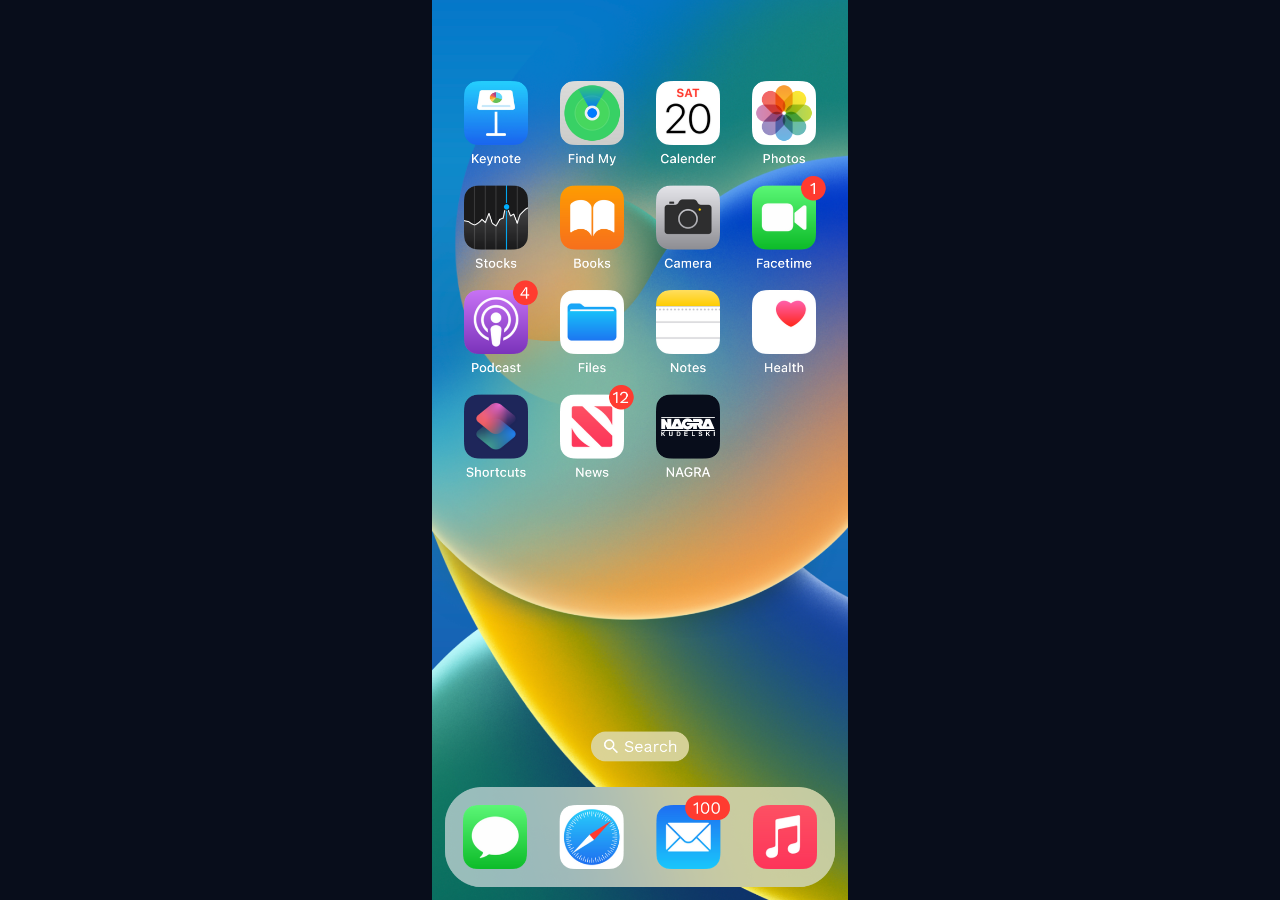
<file: index.html>
<!DOCTYPE html>
<html lang="en">
<head>
    <meta charset="UTF-8">
    <meta name="viewport" content="width=device-width, initial-scale=1.0">
    <title>Nagra KUDELSKI</title>
    <link rel="stylesheet" href="font/work-sans/style.css">
    <link rel="stylesheet" href="css/style.css">
    <link rel="manifest" href="/pwa-subdirectory/manifest.webmanifest">
</head>
<body>
    <div class="main">
        <div class="pageContainer">
            <div class="mainContent noScroll">
                <a class="imgLink" href="splash-screen.html">
                    <img class="img-auto" src="images/Start.png" alt="star">
                </a>
            </div>
        </div>
    </div>

    <script src="app.js"></script>
</body>
</html>
</file>
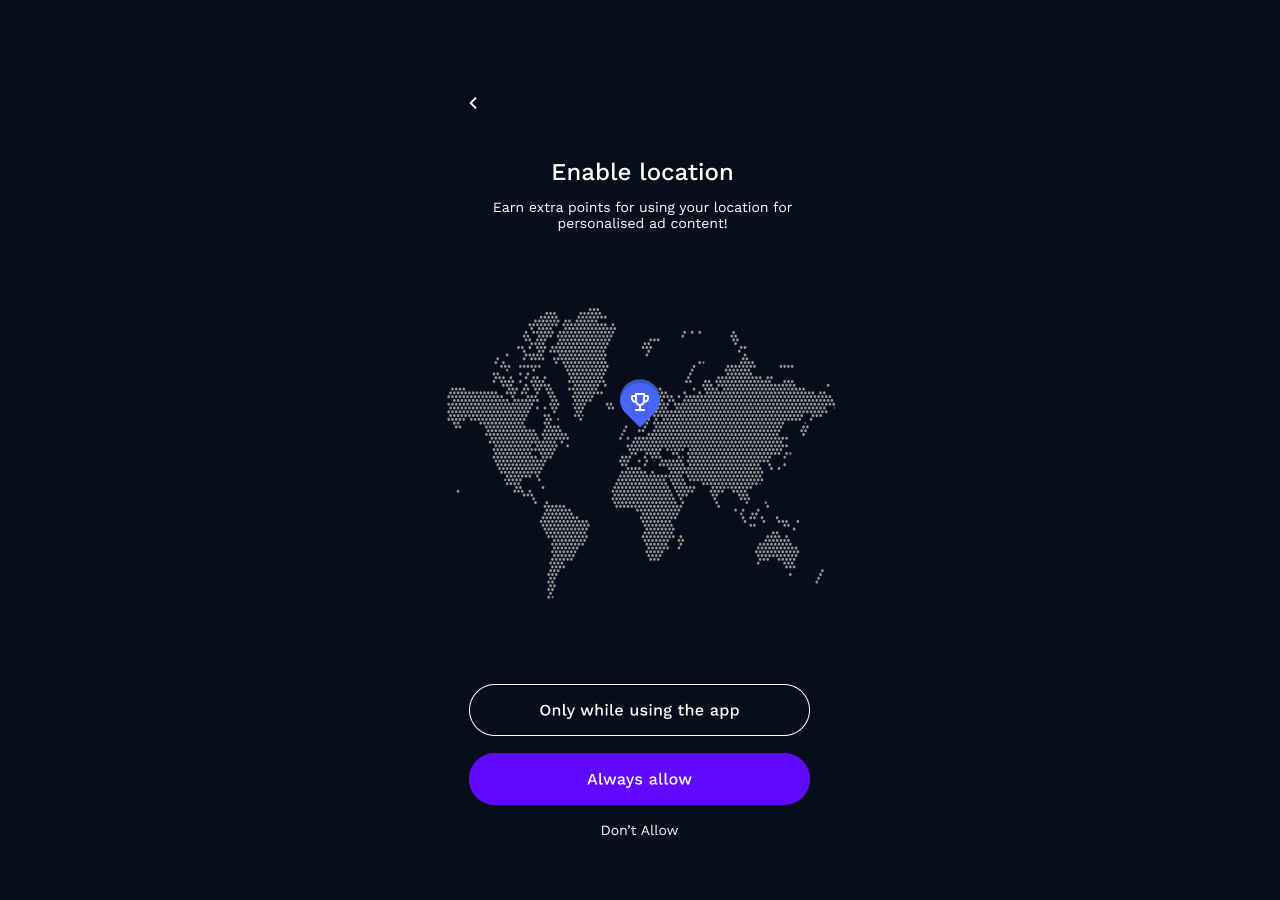
<file: signup-location.html>
<!DOCTYPE html>
<html lang="en">

<head>
    <meta charset="UTF-8">
    <meta name="viewport" content="width=device-width, initial-scale=1.0">
    <title>Nagra KUDELSKI</title>
    <link rel="stylesheet" href="font/work-sans/style.css">
    <link rel="stylesheet" href="css/style.css">
    <style>
        .backBtnTemp {
            position: absolute;
            top: 5%;
            height: 24px;
            width: 24px;
            max-width: 340px;
            left: 4%;
            display: flex;
        }
    </style>
</head>

<body>
    <div class="main">
        <div class="pageContainer">
            <div class="mainContent noScroll">
                <div class="h-100 postion-relative">
                    <a class="imgLink" href="signup-rewards.html">
                        <img class="img-auto" src="images/signup-location.png" alt="star">
                    </a>
                    <a class="backBtnTemp" href="signup-plan2.html">
                        &nbsp;
                    </a>
                </div>
            </div>
        </div>
    </div>
</body>

</html>
</file>
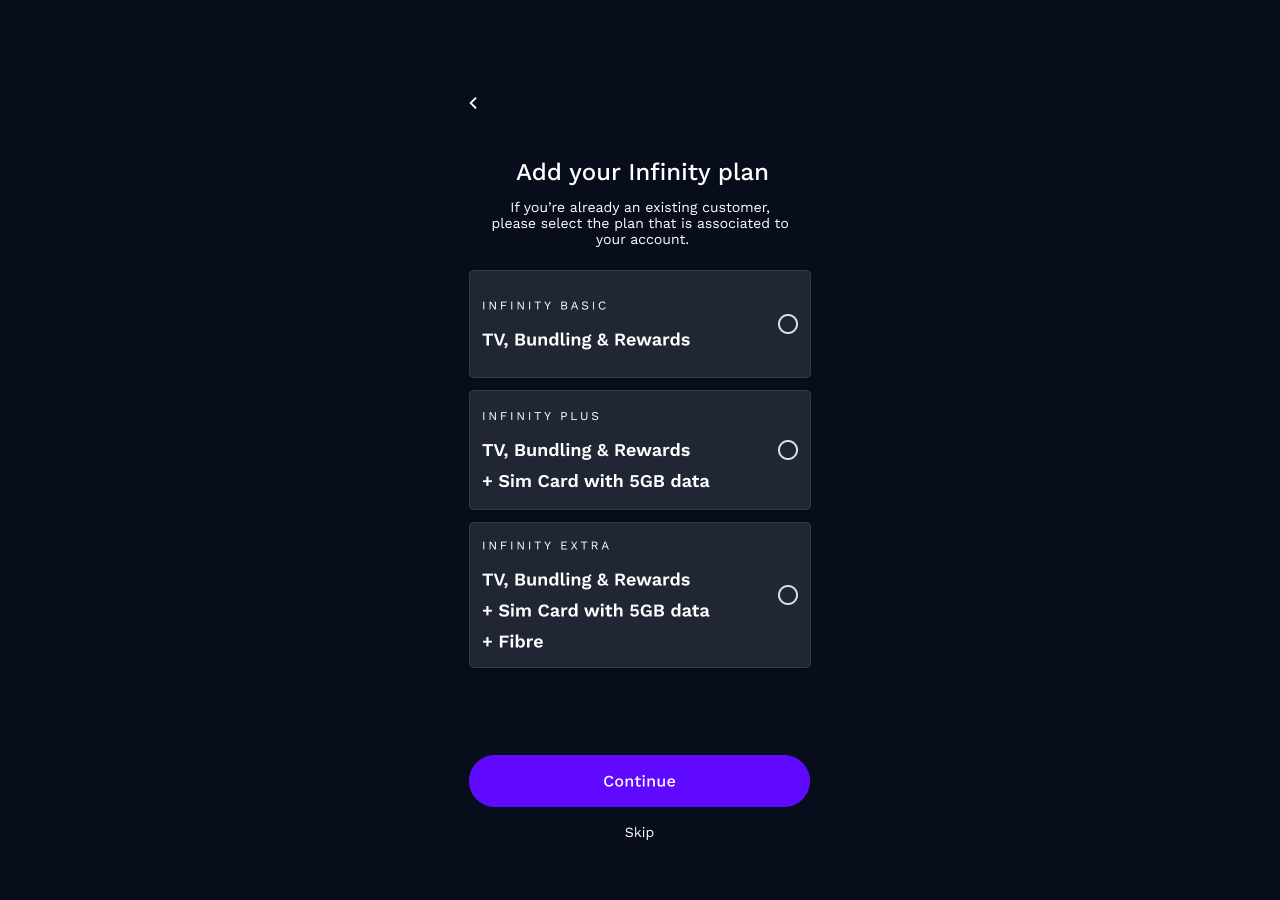
<file: signup-plan1.html>
<!DOCTYPE html>
<html lang="en">

<head>
    <meta charset="UTF-8">
    <meta name="viewport" content="width=device-width, initial-scale=1.0">
    <title>Nagra KUDELSKI</title>
    <link rel="stylesheet" href="font/work-sans/style.css">
    <link rel="stylesheet" href="css/style.css">
    <style>
        .backBtnTemp {
            position: absolute;
            top: 5%;
            height: 24px;
            width: 24px;
            max-width: 340px;
            left: 4%;
            display: flex;
        }
    </style>
</head>

<body>
    <div class="main">
        <div class="pageContainer">
            <div class="mainContent noScroll">
                <div class="h-100 postion-relative">
                    <a class="imgLink" href="signup-plan2.html">
                        <img class="img-auto" src="images/signup-plan1.png" alt="star">
                    </a>
                    <a class="backBtnTemp" href="signup-verify4.html">
                        &nbsp;
                    </a>
                </div>
            </div>
        </div>
    </div>
</body>

</html>
</file>
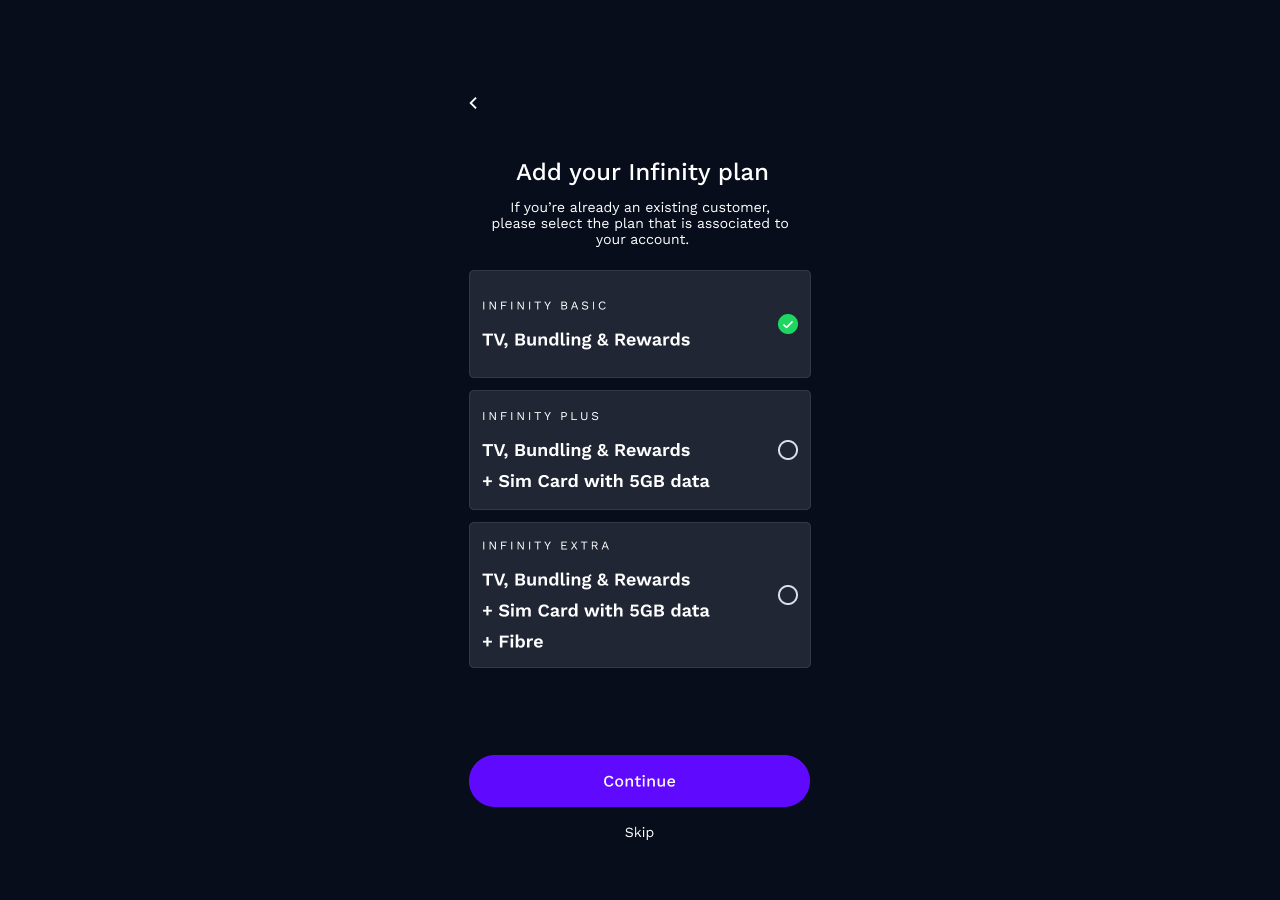
<file: signup-plan2.html>
<!DOCTYPE html>
<html lang="en">

<head>
    <meta charset="UTF-8">
    <meta name="viewport" content="width=device-width, initial-scale=1.0">
    <title>Nagra KUDELSKI</title>
    <link rel="stylesheet" href="font/work-sans/style.css">
    <link rel="stylesheet" href="css/style.css">
    <style>
        .backBtnTemp {
            position: absolute;
            top: 5%;
            height: 24px;
            width: 24px;
            max-width: 340px;
            left: 4%;
            display: flex;
        }
    </style>
</head>

<body>
    <div class="main">
        <div class="pageContainer">
            <div class="mainContent noScroll">
                <div class="h-100 postion-relative">
                    <a class="imgLink" href="signup-location.html">
                        <img class="img-auto" src="images/signup-plan2.png" alt="star">
                    </a>
                    <a class="backBtnTemp" href="signup-verify4.html">
                        &nbsp;
                    </a>
                </div>
            </div>
        </div>
    </div>
</body>

</html>
</file>
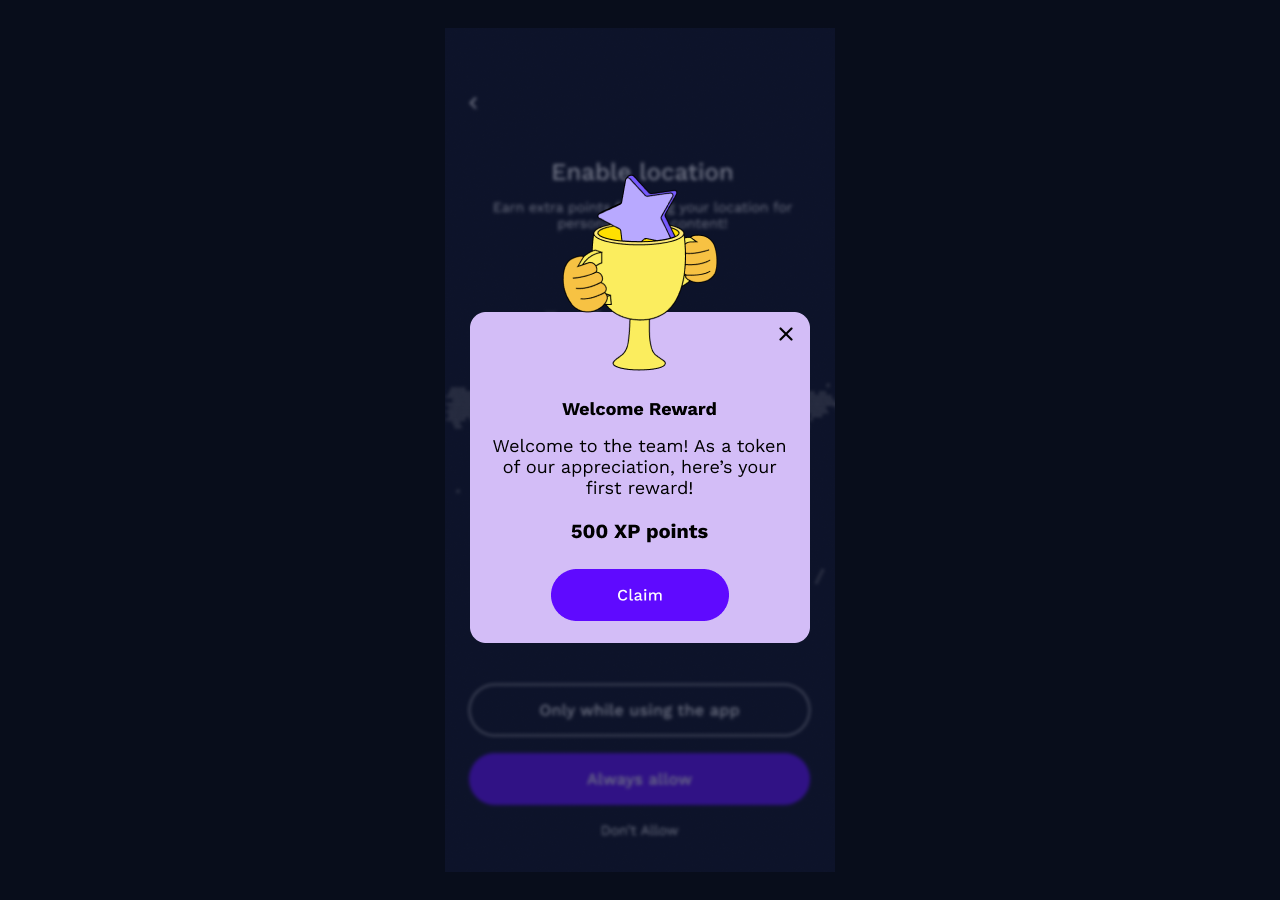
<file: signup-rewards.html>
<!DOCTYPE html>
<html lang="en">

<head>
    <meta charset="UTF-8">
    <meta name="viewport" content="width=device-width, initial-scale=1.0">
    <title>Nagra KUDELSKI</title>
    <link rel="stylesheet" href="font/work-sans/style.css">
    <link rel="stylesheet" href="css/style.css">
    <style>
        .backBtnTemp {
            position: absolute;
            top: 5%;
            height: 24px;
            width: 24px;
            max-width: 340px;
            left: 4%;
            display: flex;
        }
    </style>
</head>

<body>
    <div class="main">
        <div class="pageContainer">
            <div class="mainContent noScroll">
                <div class="h-100 postion-relative">
                    <a class="imgLink" href="#">
                        <img class="img-auto" src="images/signup-rewards.png" alt="star">
                    </a>
                    <!-- <a class="backBtnTemp" href="signup-plan1.html">
                        &nbsp;
                    </a> -->
                </div>
            </div>
        </div>
    </div>
</body>

</html>
</file>
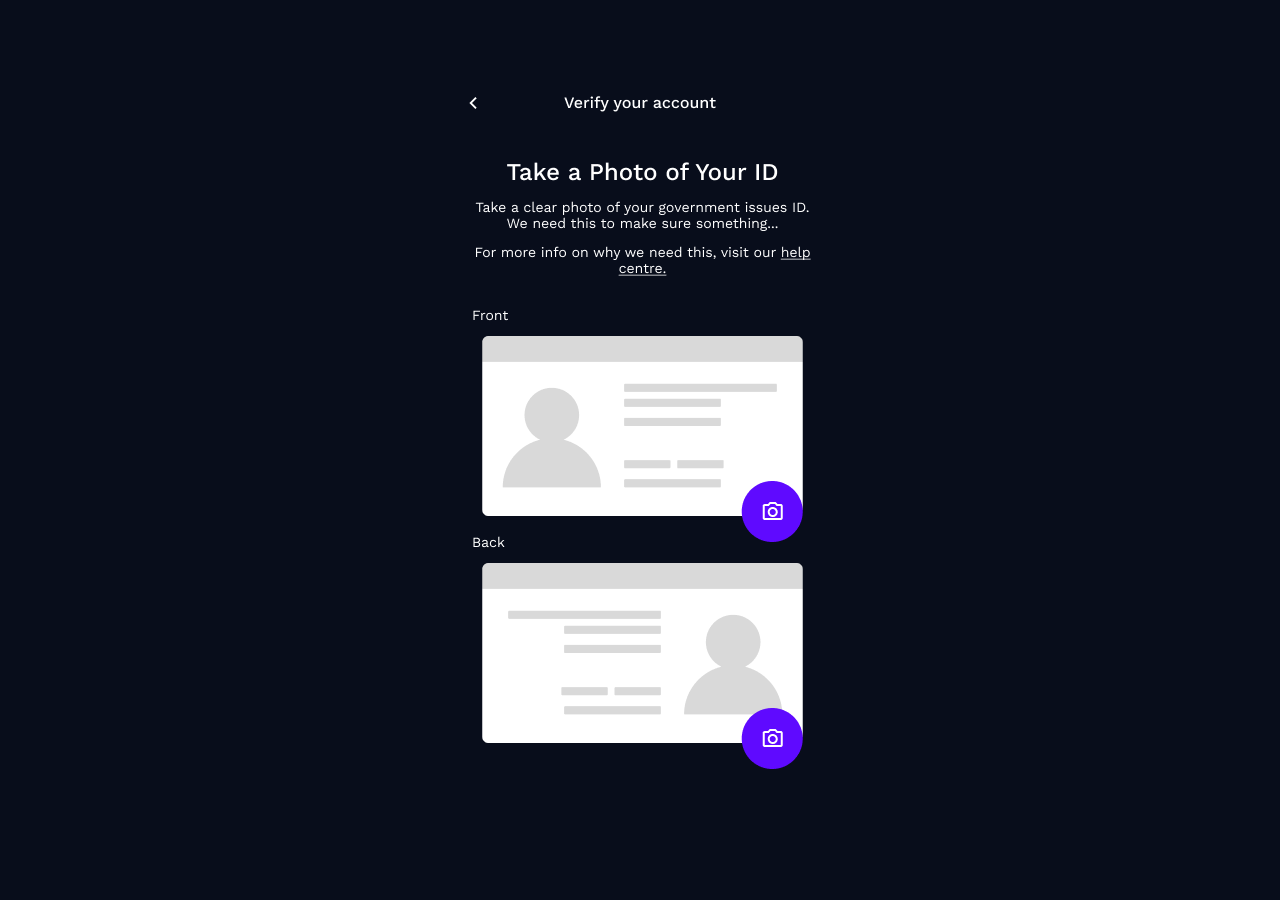
<file: signup-verify1.html>
<!DOCTYPE html>
<html lang="en">

<head>
    <meta charset="UTF-8">
    <meta name="viewport" content="width=device-width, initial-scale=1.0">
    <title>Nagra KUDELSKI</title>
    <link rel="stylesheet" href="font/work-sans/style.css">
    <link rel="stylesheet" href="css/style.css">
    <style>
        .backBtnTemp {
            position: absolute;
            top: 5%;
            height: 24px;
            width: 24px;
            max-width: 340px;
            left: 4%;
            display: flex;
        }
    </style>
</head>

<body>
    <div class="main">
        <div class="pageContainer">
            <div class="mainContent noScroll">
                <div class="h-100 postion-relative">
                    <a class="imgLink" href="signup-verify2.html">
                        <img class="img-auto" src="images/signup-verify1.png" alt="star">
                    </a>
                    <a class="backBtnTemp" href="signup3.html">
                        &nbsp;
                    </a>
                </div>
            </div>
        </div>
    </div>
</body>

</html>
</file>
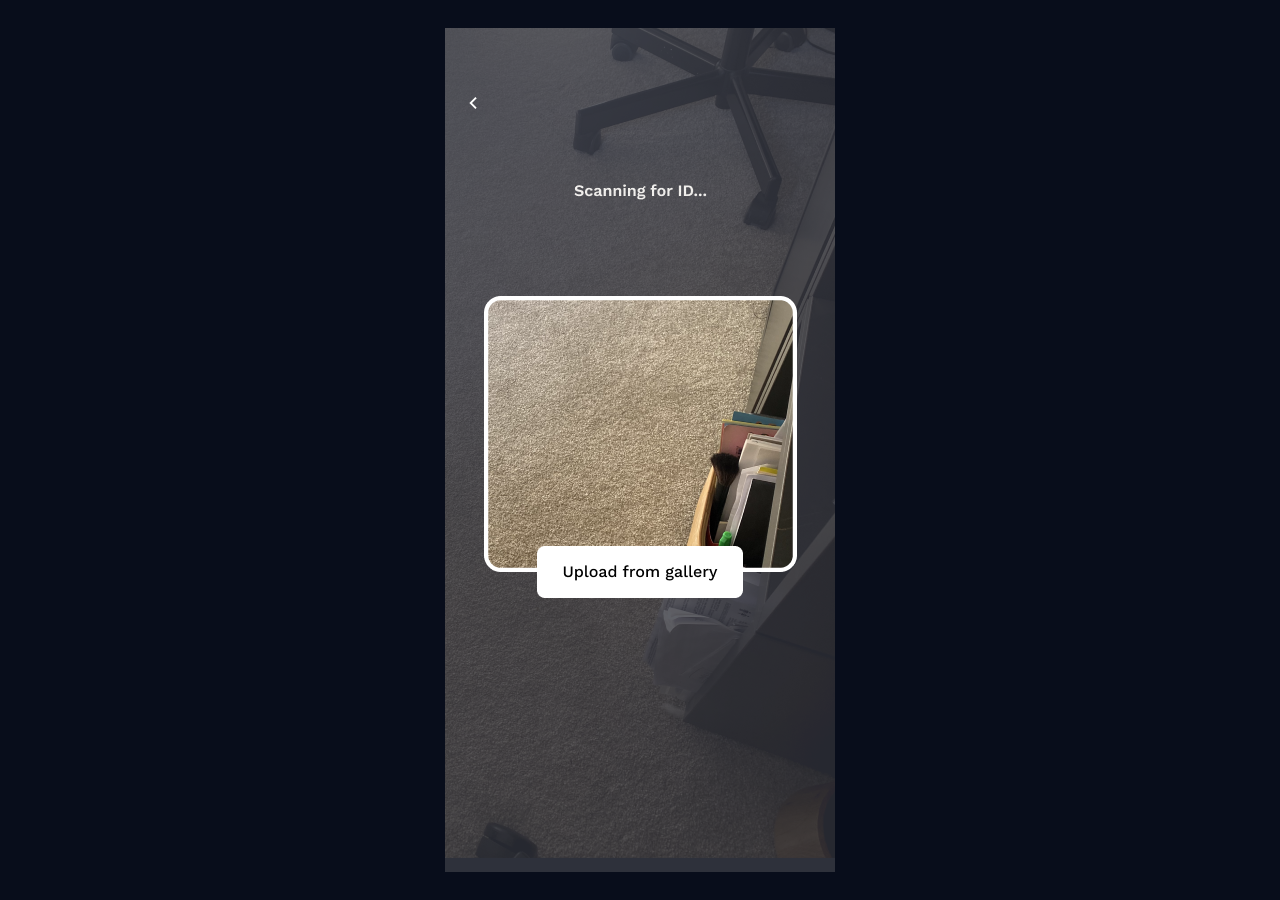
<file: signup-verify2.html>
<!DOCTYPE html>
<html lang="en">

<head>
    <meta charset="UTF-8">
    <meta name="viewport" content="width=device-width, initial-scale=1.0">
    <title>Nagra KUDELSKI</title>
    <link rel="stylesheet" href="font/work-sans/style.css">
    <link rel="stylesheet" href="css/style.css">
    <style>
        .backBtnTemp {
            position: absolute;
            top: 5%;
            height: 24px;
            width: 24px;
            max-width: 340px;
            left: 4%;
            display: flex;
        }
    </style>
</head>

<body>
    <div class="main">
        <div class="pageContainer">
            <div class="mainContent noScroll">
                <div class="h-100 postion-relative">
                    <a class="imgLink" href="signup-verify3.html">
                        <img class="img-auto" src="images/signup-verify2.png" alt="star">
                    </a>
                    <a class="backBtnTemp" href="signup-verify1.html">
                        &nbsp;
                    </a>
                </div>
            </div>
        </div>
    </div>
</body>

</html>
</file>
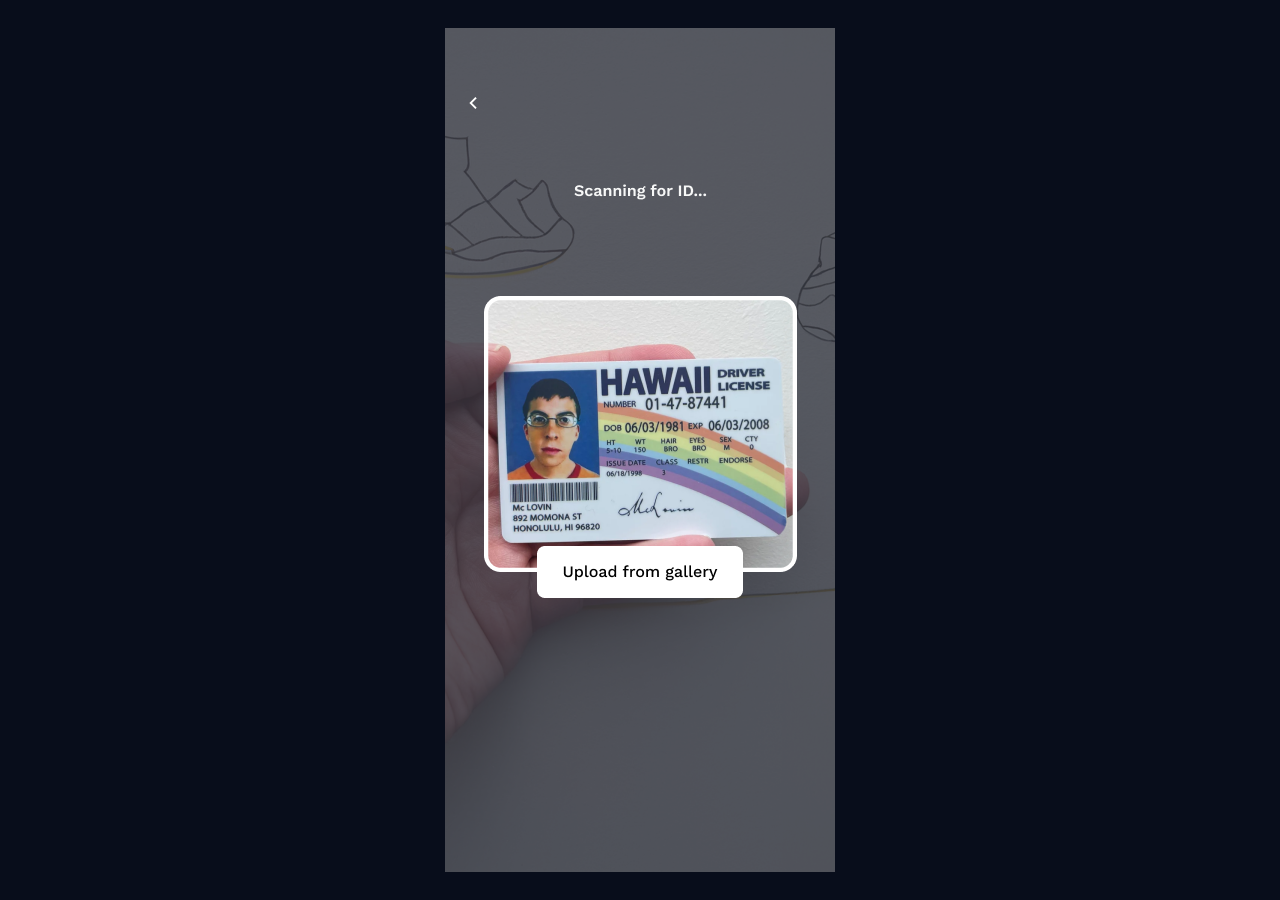
<file: signup-verify3.html>
<!DOCTYPE html>
<html lang="en">

<head>
    <meta charset="UTF-8">
    <meta name="viewport" content="width=device-width, initial-scale=1.0">
    <title>Nagra KUDELSKI</title>
    <link rel="stylesheet" href="font/work-sans/style.css">
    <link rel="stylesheet" href="css/style.css">
    <style>
        .backBtnTemp {
            position: absolute;
            top: 5%;
            height: 24px;
            width: 24px;
            max-width: 340px;
            left: 4%;
            display: flex;
        }
    </style>
</head>

<body>
    <div class="main">
        <div class="pageContainer">
            <div class="mainContent noScroll">
                <div class="h-100 postion-relative">
                    <a class="imgLink" href="signup-verify4.html">
                        <img class="img-auto" src="images/signup-verify3.png" alt="star">
                    </a>
                    <a class="backBtnTemp" href="signup-verify2.html">
                        &nbsp;
                    </a>
                </div>
            </div>
        </div>
    </div>
</body>

</html>
</file>
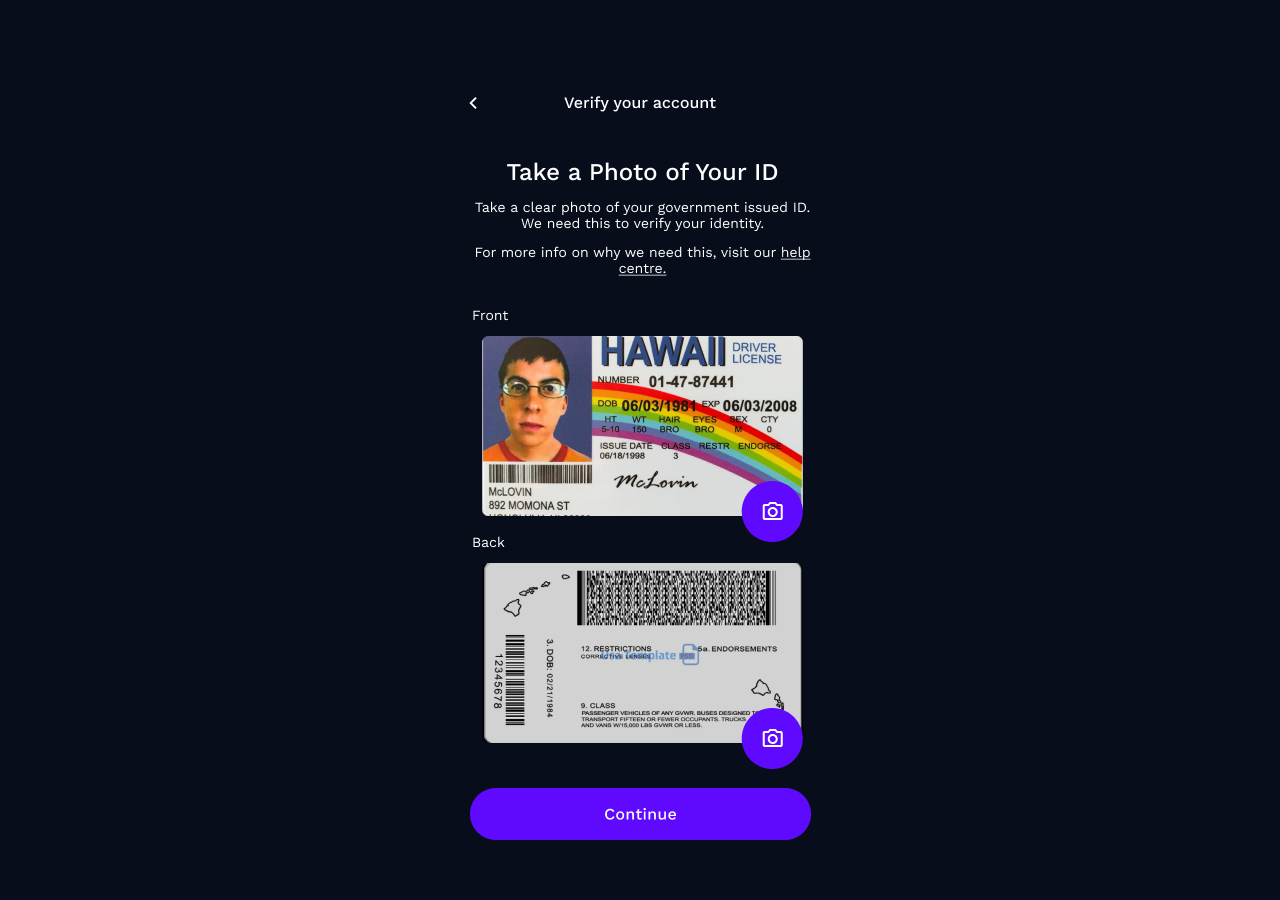
<file: signup-verify4.html>
<!DOCTYPE html>
<html lang="en">

<head>
    <meta charset="UTF-8">
    <meta name="viewport" content="width=device-width, initial-scale=1.0">
    <title>Nagra KUDELSKI</title>
    <link rel="stylesheet" href="font/work-sans/style.css">
    <link rel="stylesheet" href="css/style.css">
    <style>
        .backBtnTemp {
            position: absolute;
            top: 5%;
            height: 24px;
            width: 24px;
            max-width: 340px;
            left: 4%;
            display: flex;
        }
    </style>
</head>

<body>
    <div class="main">
        <div class="pageContainer">
            <div class="mainContent noScroll">
                <div class="h-100 postion-relative">
                    <a class="imgLink" href="signup-plan1.html">
                        <img class="img-auto" src="images/signup-verify4.png" alt="star">
                    </a>
                    <a class="backBtnTemp" href="signup-verify3.html">
                        &nbsp;
                    </a>
                </div>
            </div>
        </div>
    </div>
</body>

</html>
</file>
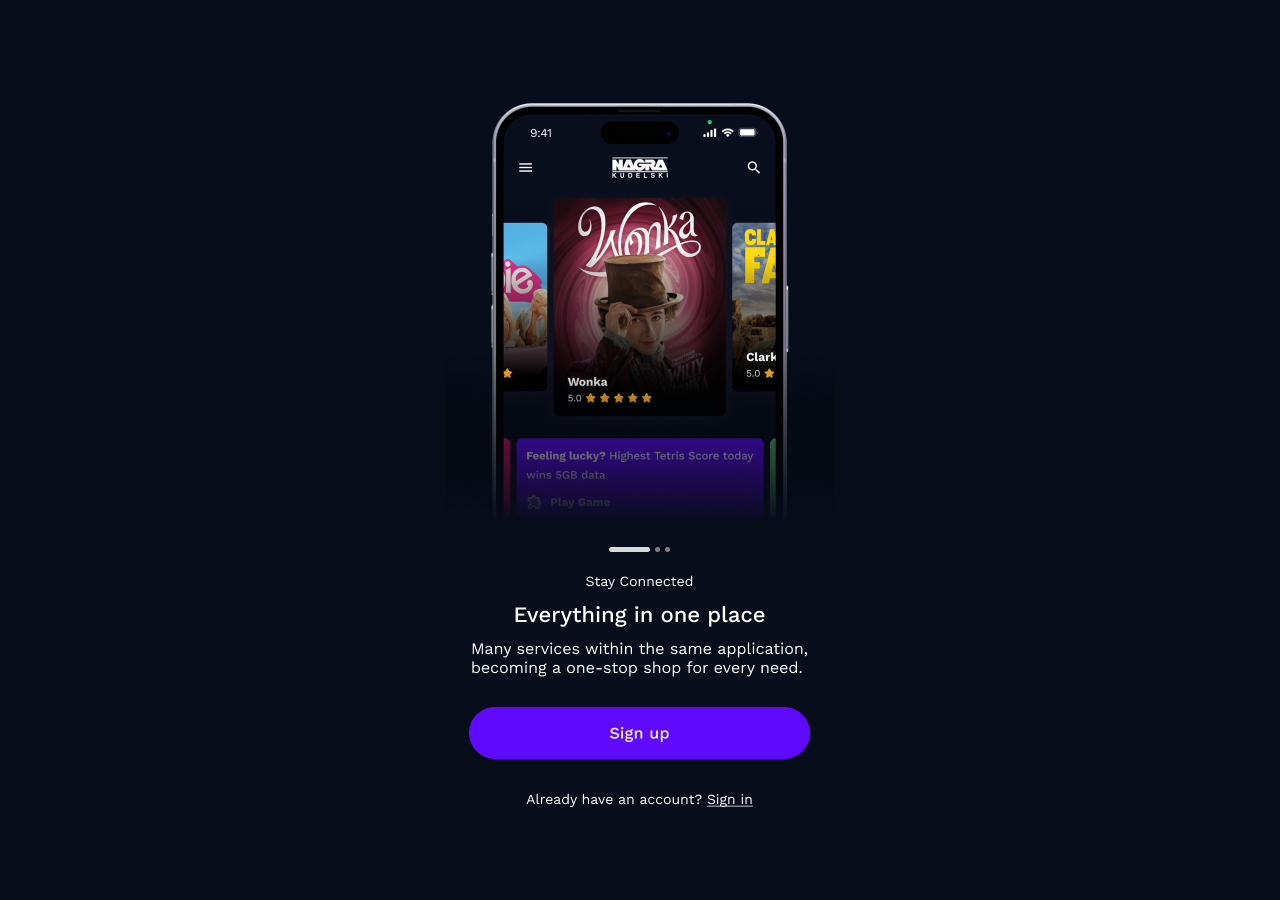
<file: signup.html>
<!DOCTYPE html>
<html lang="en">

<head>
    <meta charset="UTF-8">
    <meta name="viewport" content="width=device-width, initial-scale=1.0">
    <title>Nagra KUDELSKI</title>
    <link rel="stylesheet" href="font/work-sans/style.css">
    <link rel="stylesheet" href="css/style.css">
    <style>
        .signUpLink {
            position: absolute;
            bottom: 13%;
            height: 52px;
            width: 76%;
            max-width: 340px;
            left: 10%;
            display: flex;
        }
    </style>
</head>

<body>
    <div class="main">
        <div class="pageContainer">
            <div class="mainContent noScroll">
                <div class="imgLink">
                    <img class="img-auto" src="images/signup.png" alt="star">
                </div>
                <a class="signUpLink" href="signup1.html">
                    &nbsp;
                </a>
            </div>
        </div>
    </div>
</body>

</html>
</file>
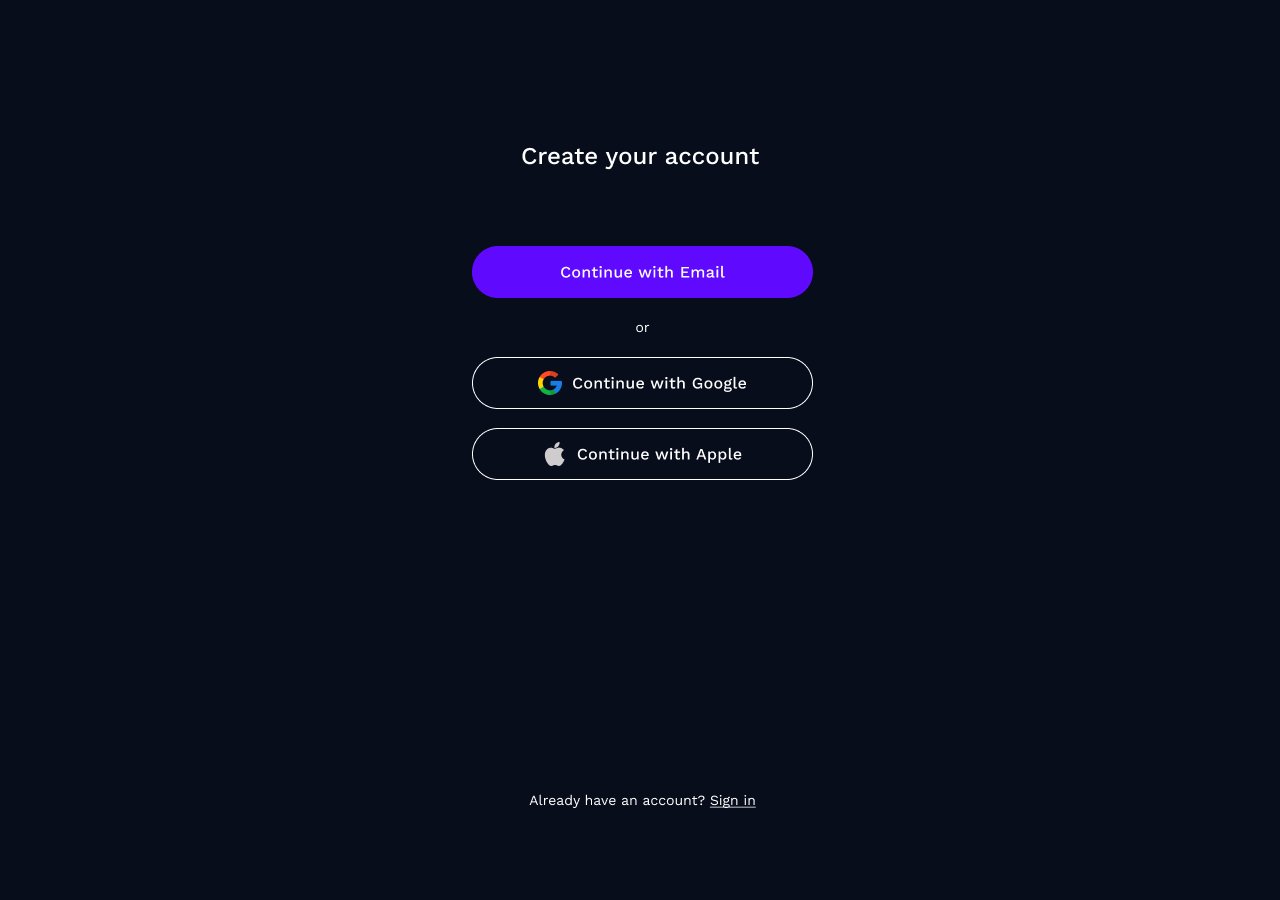
<file: signup1.html>
<!DOCTYPE html>
<html lang="en">

<head>
    <meta charset="UTF-8">
    <meta name="viewport" content="width=device-width, initial-scale=1.0">
    <title>Nagra KUDELSKI</title>
    <link rel="stylesheet" href="font/work-sans/style.css">
    <link rel="stylesheet" href="css/style.css">
    <style>
        .signUpLink {
            position: absolute;
            top: 20%;
            height: 52px;
            width: 76%;
            max-width: 340px;
            left: 10%;
            display: flex;
        }
    </style>
</head>

<body>
    <div class="main">
        <div class="pageContainer">
            <div class="mainContent noScroll">
                <div class="imgLink">
                    <img class="img-auto" src="images/signup1.png" alt="star">
                </div>
                <a class="signUpLink" href="signup2.html">
                    &nbsp;
                </a>
            </div>
        </div>
    </div>
</body>

</html>
</file>
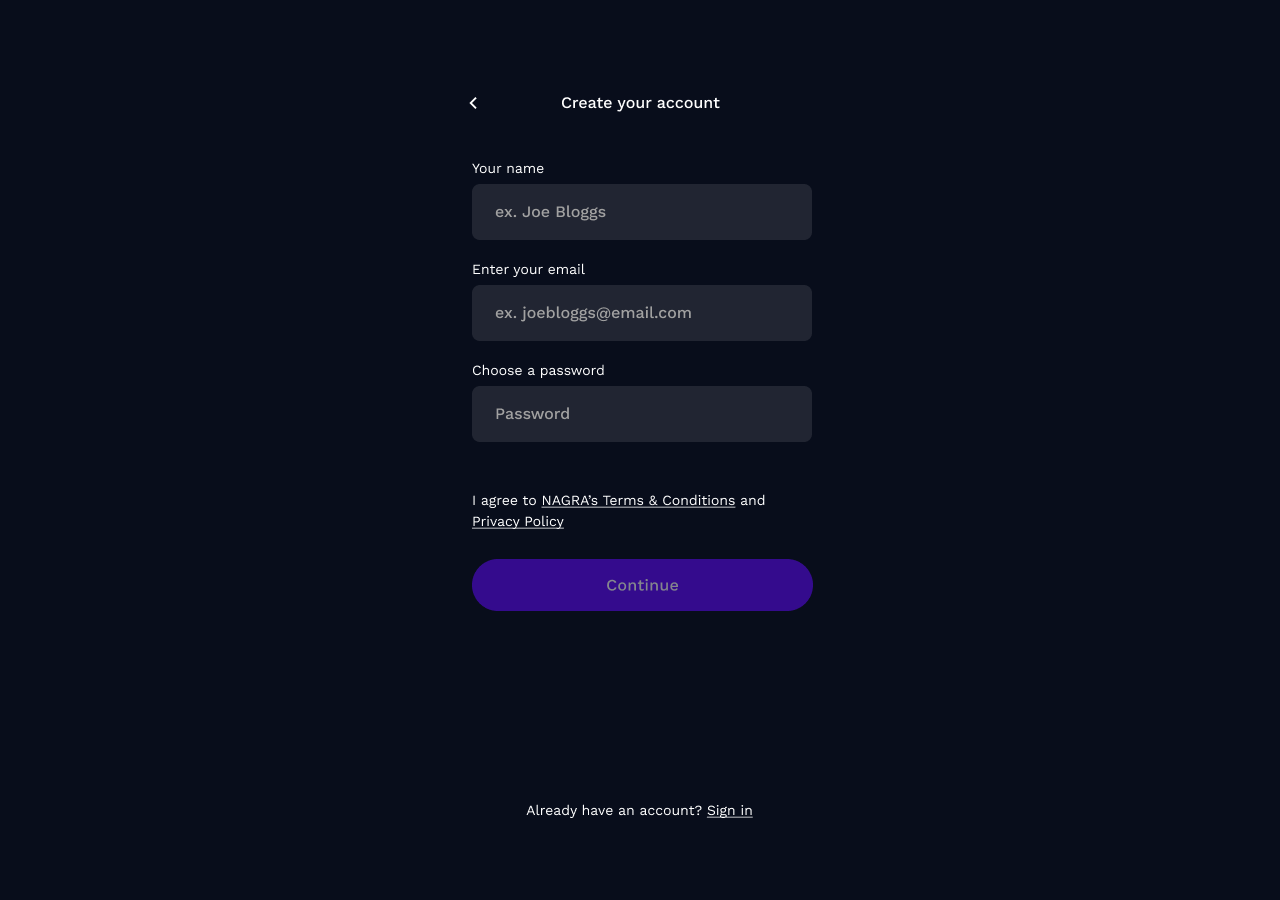
<file: signup2.html>
<!DOCTYPE html>
<html lang="en">

<head>
    <meta charset="UTF-8">
    <meta name="viewport" content="width=device-width, initial-scale=1.0">
    <title>Nagra KUDELSKI</title>
    <link rel="stylesheet" href="font/work-sans/style.css">
    <link rel="stylesheet" href="css/style.css">
    <style>
        .backBtnTemp {
            position: absolute;
            top: 5%;
            height: 24px;
            width: 24px;
            max-width: 340px;
            left: 4%;
            display: flex;
        }
    </style>
</head>

<body>
    <div class="main">
        <div class="pageContainer">
            <div class="mainContent noScroll">
                <div class="h-100 postion-relative">
                    <a class="imgLink" href="signup3.html">
                        <img class="img-auto" src="images/signup2.png" alt="star">
                    </a>
                    <a class="backBtnTemp" href="signup1.html">
                        &nbsp;
                    </a>
                </div>
            </div>
        </div>
    </div>
</body>

</html>
</file>
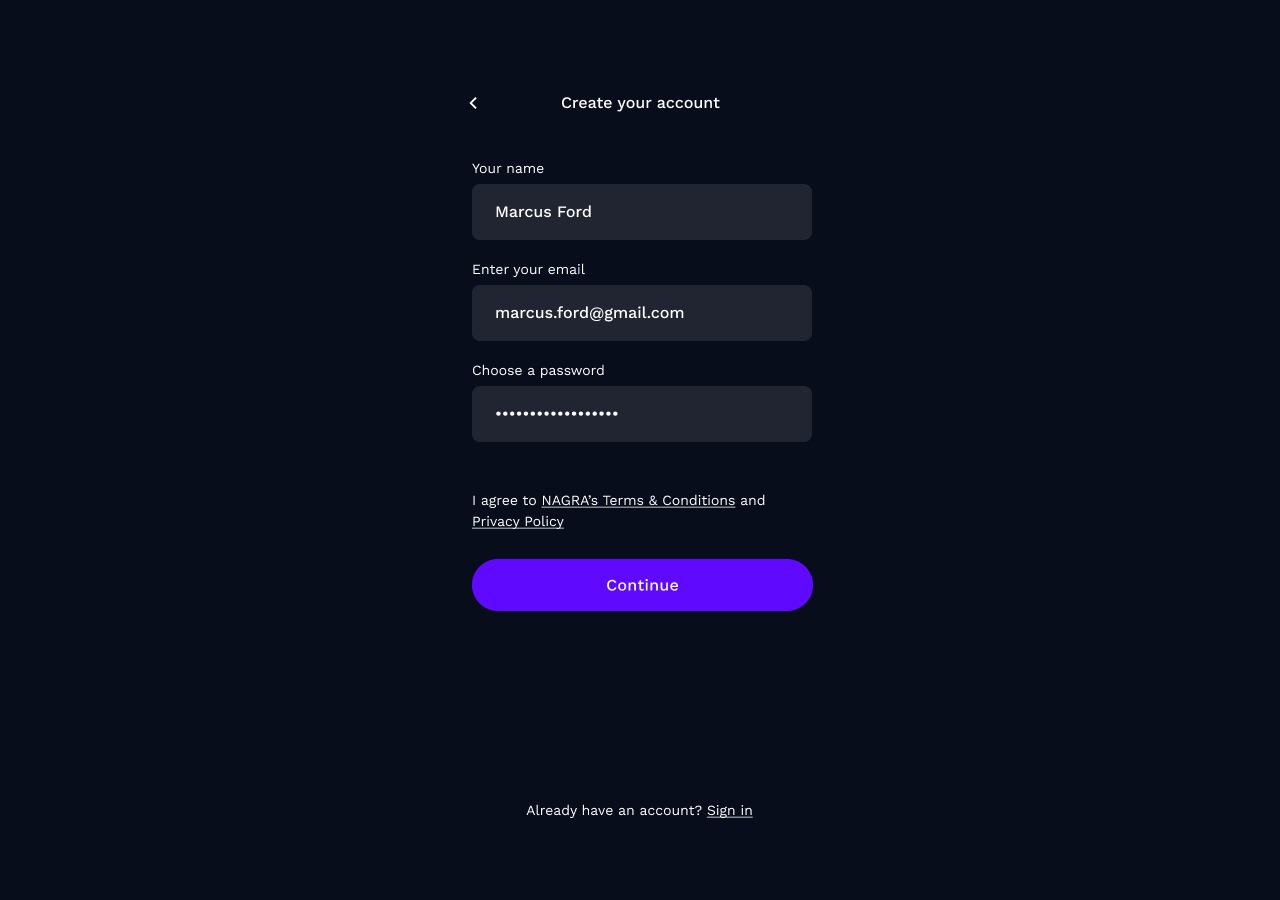
<file: signup3.html>
<!DOCTYPE html>
<html lang="en">

<head>
    <meta charset="UTF-8">
    <meta name="viewport" content="width=device-width, initial-scale=1.0">
    <title>Nagra KUDELSKI</title>
    <link rel="stylesheet" href="font/work-sans/style.css">
    <link rel="stylesheet" href="css/style.css">
    <style>
        .backBtnTemp {
            position: absolute;
            top: 5%;
            height: 24px;
            width: 24px;
            max-width: 340px;
            left: 4%;
            display: flex;
        }
    </style>
</head>

<body>
    <div class="main">
        <div class="pageContainer">
            <div class="mainContent noScroll">
                <div class="h-100 postion-relative">
                    <a class="imgLink" href="signup-verify1.html">
                        <img class="img-auto" src="images/signup3.png" alt="star">
                    </a>
                    <a class="backBtnTemp" href="signup2.html">
                        &nbsp;
                    </a>
                </div>
            </div>
        </div>
    </div>
</body>

</html>
</file>
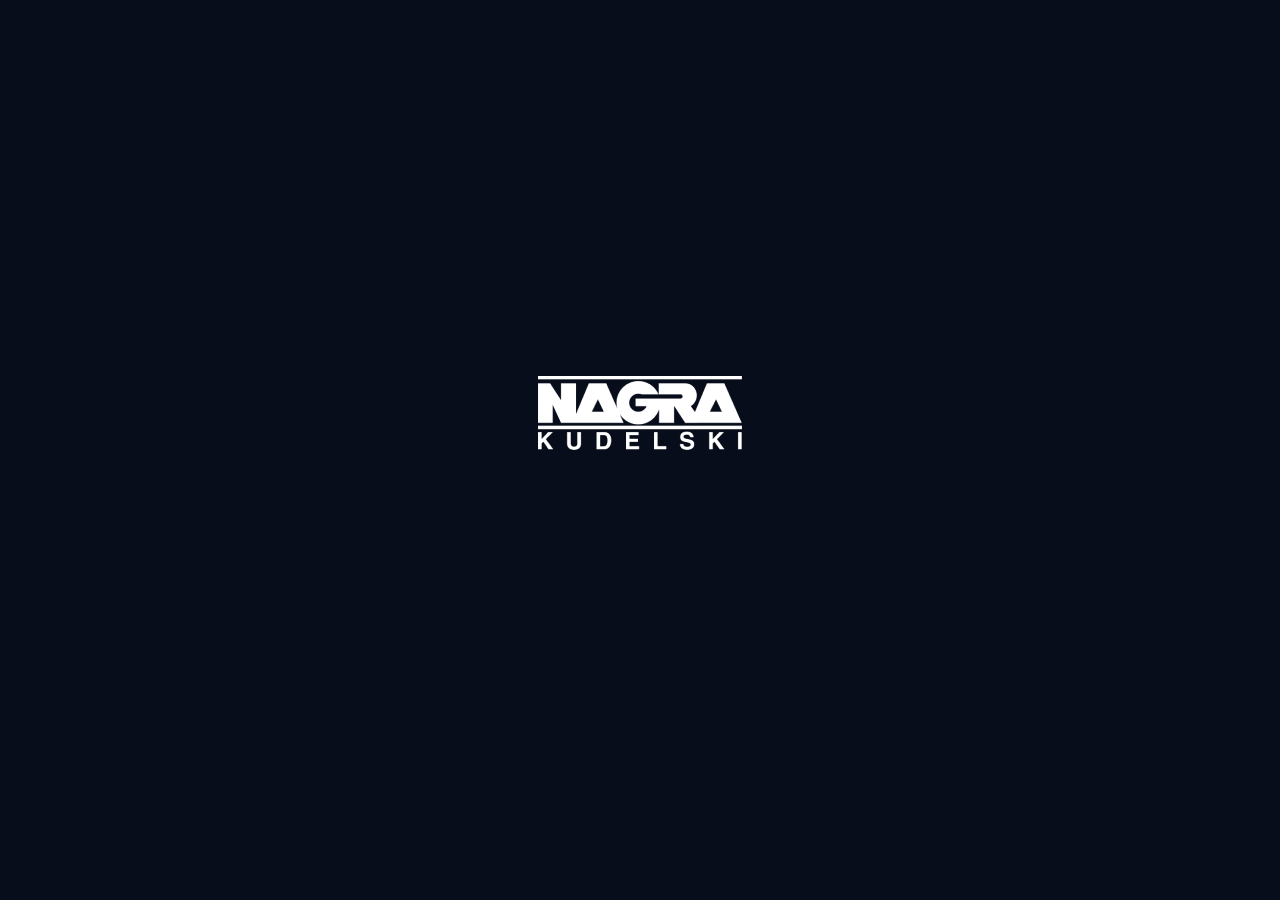
<file: splash-screen.html>
<!DOCTYPE html>
<html lang="en">
<head>
    <meta charset="UTF-8">
    <meta name="viewport" content="width=device-width, initial-scale=1.0">
    <!-- <meta http-equiv="refresh" content="5; url=signup.html"> -->
    <title>Nagra KUDELSKI</title>
    <link rel="stylesheet" href="font/work-sans/style.css">
    <link rel="stylesheet" href="css/style.css">
</head>
<body>
    <div class="main">
        <div class="pageContainer">
            <div class="mainContent noScroll">
                <a class="imgLink" href="signup.html">
                    <img class="img-auto" src="images/SplashScreen.png" alt="star">
                </a>
            </div>
        </div>
    </div>
</body>
</html>
</file>
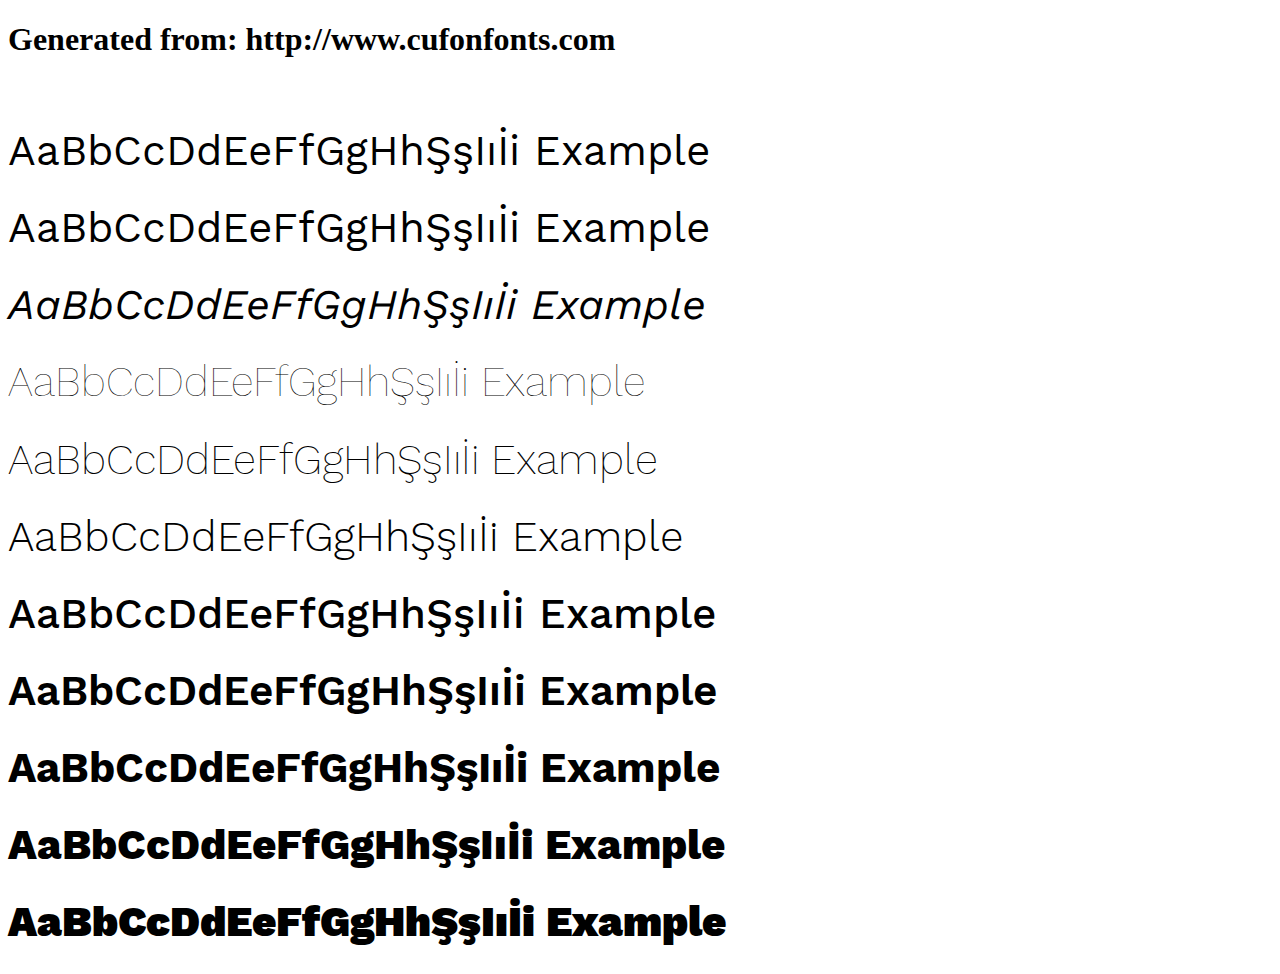
<file: font/work-sans/example.html>
<!DOCTYPE html>
<html xmlns="http://www.w3.org/1999/xhtml">
<head>
    <meta http-equiv="Content-Type" content="text/html; charset=utf-8"/>
    <link rel="stylesheet" type="text/css"
          href="style.css"/>
</head>

<body>

<h1>Generated from: http://www.cufonfonts.com</h1><br/>
<h1 style="font-family:'Work Sans Regular';font-weight:normal;font-size:42px">AaBbCcDdEeFfGgHhŞşIıİi Example</h1>
<h1 style="font-family:'Work Sans Regular';font-weight:normal;font-size:42px">AaBbCcDdEeFfGgHhŞşIıİi Example</h1>
<h1 style="font-family:'Work Sans Italic';font-weight:normal;font-size:42px">AaBbCcDdEeFfGgHhŞşIıİi Example</h1>
<h1 style="font-family:'Work Sans Thin';font-weight:normal;font-size:42px">AaBbCcDdEeFfGgHhŞşIıİi Example</h1>
<h1 style="font-family:'Work Sans ExtraLight';font-weight:normal;font-size:42px">AaBbCcDdEeFfGgHhŞşIıİi Example</h1>
<h1 style="font-family:'Work Sans Light';font-weight:normal;font-size:42px">AaBbCcDdEeFfGgHhŞşIıİi Example</h1>
<h1 style="font-family:'Work Sans Medium';font-weight:normal;font-size:42px">AaBbCcDdEeFfGgHhŞşIıİi Example</h1>
<h1 style="font-family:'Work Sans SemiBold';font-weight:normal;font-size:42px">AaBbCcDdEeFfGgHhŞşIıİi Example</h1>
<h1 style="font-family:'Work Sans Bold';font-weight:normal;font-size:42px">AaBbCcDdEeFfGgHhŞşIıİi Example</h1>
<h1 style="font-family:'Work Sans ExtraBold';font-weight:normal;font-size:42px">AaBbCcDdEeFfGgHhŞşIıİi Example</h1>
<h1 style="font-family:'Work Sans Black';font-weight:normal;font-size:42px">AaBbCcDdEeFfGgHhŞşIıİi Example</h1>


</body>
</html>
</file>
<file: font/work-sans/style.css>
/* #### Generated By: http://www.cufonfonts.com #### */

    @font-face {
    font-family: 'Work Sans Regular';
    font-style: normal;
    font-weight: normal;
    src: local('Work Sans Regular'), url('WorkSans[wght].woff') format('woff');
    }
    

    @font-face {
    font-family: 'Work Sans Regular';
    font-style: normal;
    font-weight: normal;
    src: local('Work Sans Regular'), url('WorkSans-Regular.woff') format('woff');
    }
    

    @font-face {
    font-family: 'Work Sans Italic';
    font-style: normal;
    font-weight: normal;
    src: local('Work Sans Italic'), url('WorkSans-Italic[wght].woff') format('woff');
    }
    

    @font-face {
    font-family: 'Work Sans Thin';
    font-style: normal;
    font-weight: normal;
    src: local('Work Sans Thin'), url('WorkSans-Thin.woff') format('woff');
    }
    

    @font-face {
    font-family: 'Work Sans ExtraLight';
    font-style: normal;
    font-weight: normal;
    src: local('Work Sans ExtraLight'), url('WorkSans-ExtraLight.woff') format('woff');
    }
    

    @font-face {
    font-family: 'Work Sans Light';
    font-style: normal;
    font-weight: normal;
    src: local('Work Sans Light'), url('WorkSans-Light.woff') format('woff');
    }
    

    @font-face {
    font-family: 'Work Sans Medium';
    font-style: normal;
    font-weight: normal;
    src: local('Work Sans Medium'), url('WorkSans-Medium.woff') format('woff');
    }
    

    @font-face {
    font-family: 'Work Sans SemiBold';
    font-style: normal;
    font-weight: normal;
    src: local('Work Sans SemiBold'), url('WorkSans-SemiBold.woff') format('woff');
    }
    

    @font-face {
    font-family: 'Work Sans Bold';
    font-style: normal;
    font-weight: normal;
    src: local('Work Sans Bold'), url('WorkSans-Bold.woff') format('woff');
    }
    

    @font-face {
    font-family: 'Work Sans ExtraBold';
    font-style: normal;
    font-weight: normal;
    src: local('Work Sans ExtraBold'), url('WorkSans-ExtraBold.woff') format('woff');
    }
    

    @font-face {
    font-family: 'Work Sans Black';
    font-style: normal;
    font-weight: normal;
    src: local('Work Sans Black'), url('WorkSans-Black.woff') format('woff');
    }
</file>
<file: css/style.css>
:root {
    --body-bg: #080D1B;
    --text-default: #fff;
    --primary-color: #5F0AFF;
    --secondary-color: #212532;
}

* {
    margin: 0;
    padding: 0;
}

body {
    font-family: 'Work Sans Regular';
    color: var(--text-default);
    background-color: var(--body-bg);
    font-size: 14px;
    font-style: normal;
    font-weight: 400;
    line-height: normal;
}
a{
    text-decoration: none;
}
.text-white{
    color: var(--text-default);
}
.text-underline{
    text-decoration: underline;
}
.m-0{
    margin: 0;
}
.fw-500{
    font-weight: 500;
}
.font16{
    font-size: 16px;
}
.text-center{
    text-align: center;
}
.flex-grow-1{
    flex-grow: 1;
}
.flex-shrink-0{
    flex-shrink: 0;
}
.hv-100{
    height: 100vh;
}
.h-100{
    height: 100%;
}
.wv-100{
    width: 100vw;
}
.w-100{
    width: 100%;
}
.postion-relative{
    position: relative;
}
.main{
    width: 100%;
    position: relative;
}
.pageContainer {
    max-width: 430px;
    width: 100%;
    min-height: 100vh;
    margin: 0 auto;
}
.mainContent{
    position: relative;
    width: 100%;
}
.noScroll{
    width: 100%;
    height: 100vh;
}
.imgLink{
    width: 100%;
    height: 100%;
    display: flex;
    justify-content: center;
    align-items: center;
}
.img-auto{
    width: auto;
    height: auto;
    max-width: 100%;
    max-height: 100%;
}

.signupForm{
    padding: 50px 24px;
    display: flex;
    flex-direction: column;
    justify-content: space-between;
    height: calc(100vh - 100px);
}
.footContent-text{
    display: flex;
    gap: 4px;
    align-items: center;
    text-align: center;
    justify-content: center;
}
.headerBack{
    width: 100%;
    position: relative;
    height: 58px;
    display: flex;
    align-items: center;
    margin-bottom: 24px;
}
.backBtn{
    position: absolute;
    left: -8px;
    top: 17px;
}
.formGroup{
    width: 100%;
    position: relative;
    margin-bottom: 16px;
}
.formGroup label{
    margin-bottom: 4px;
}
.formGroup input[type="text"]{
    width: 100%;
    min-height: 52px;
    border-radius: 10px;
    background: var(--secondary-color);
}
</file>
